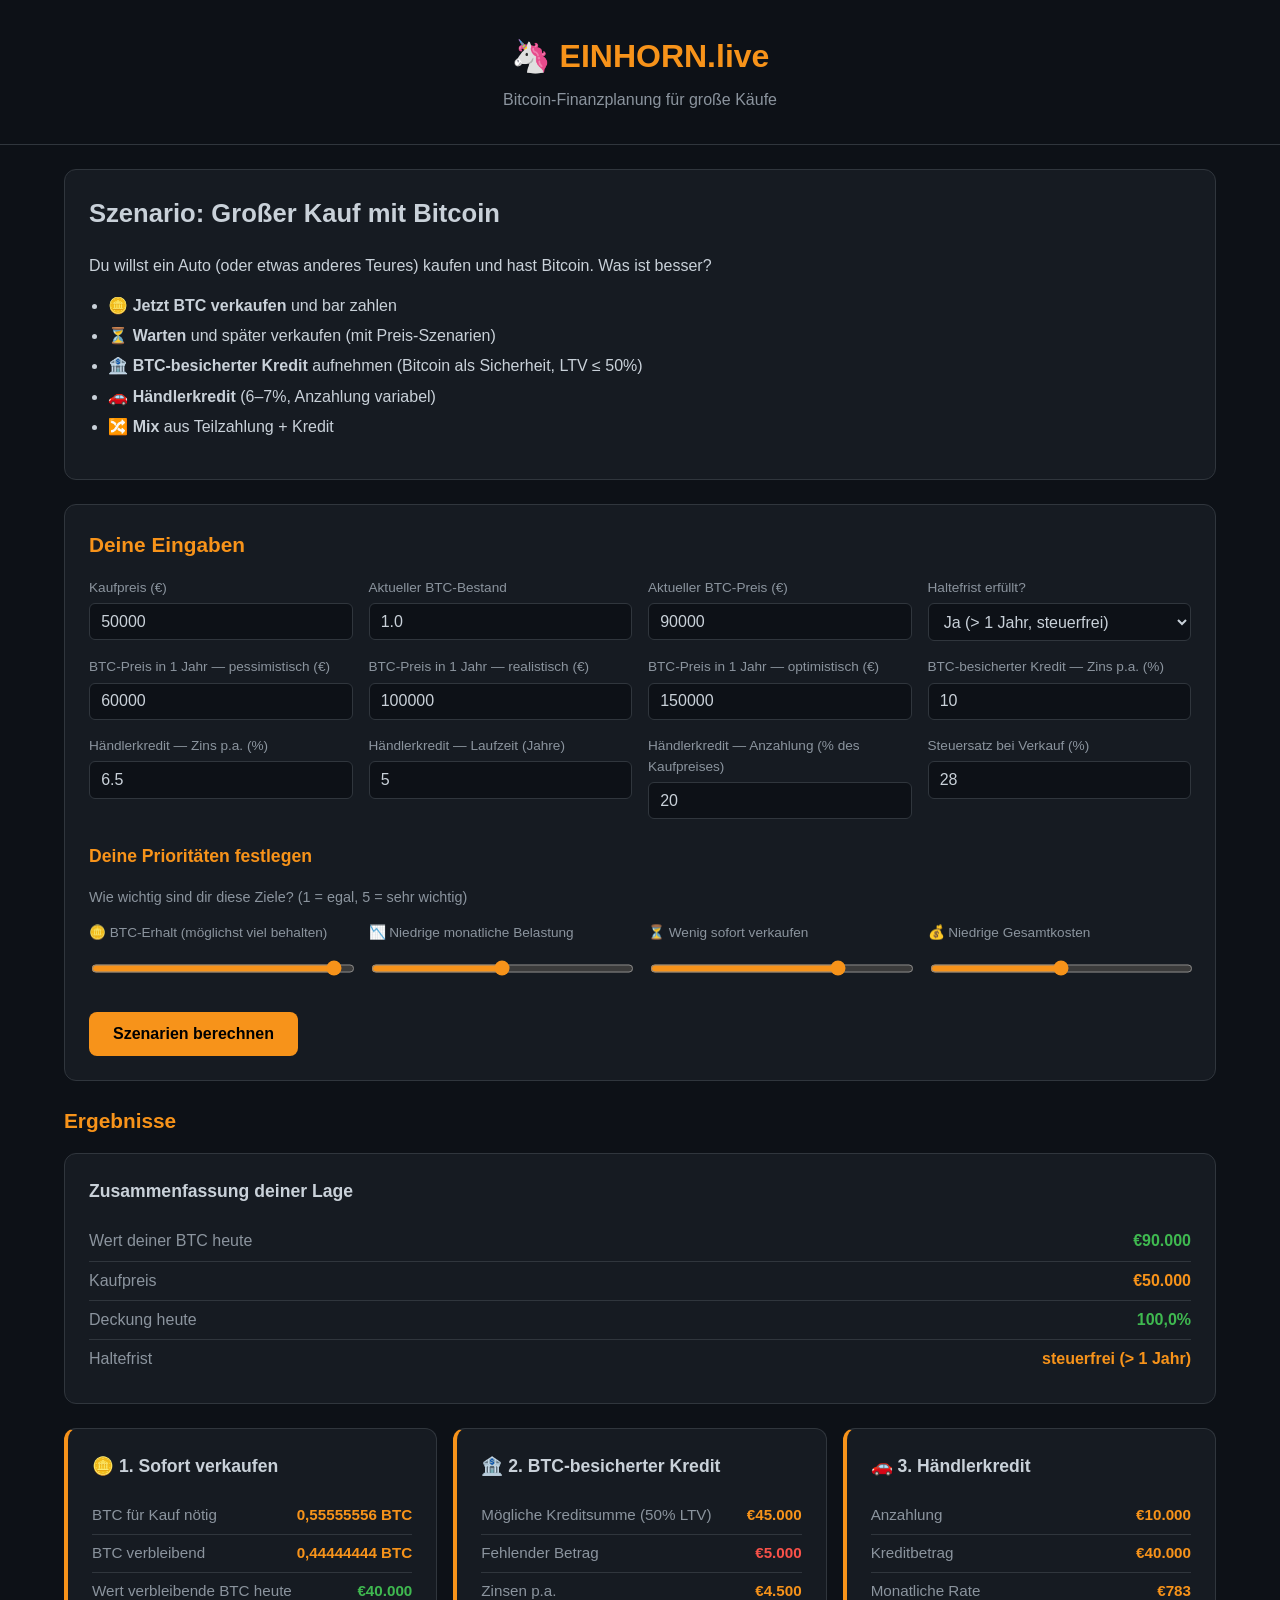
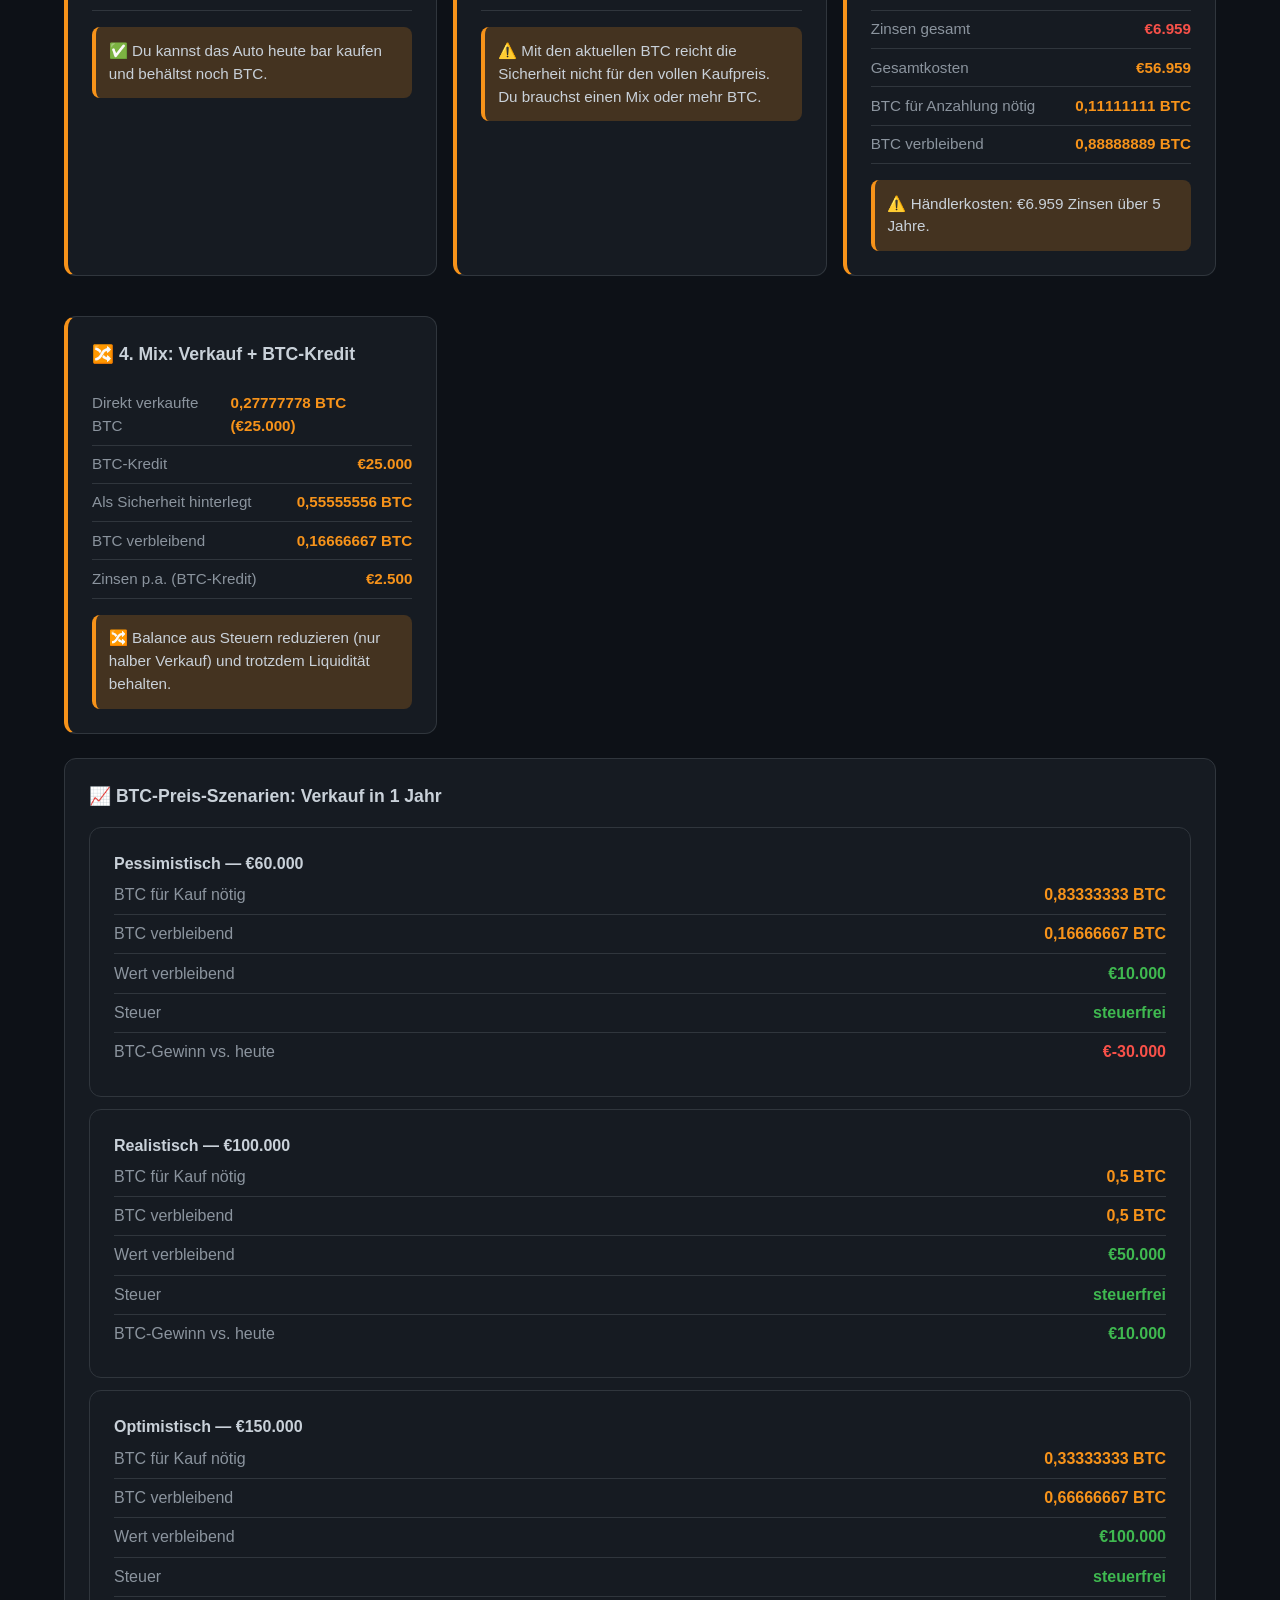
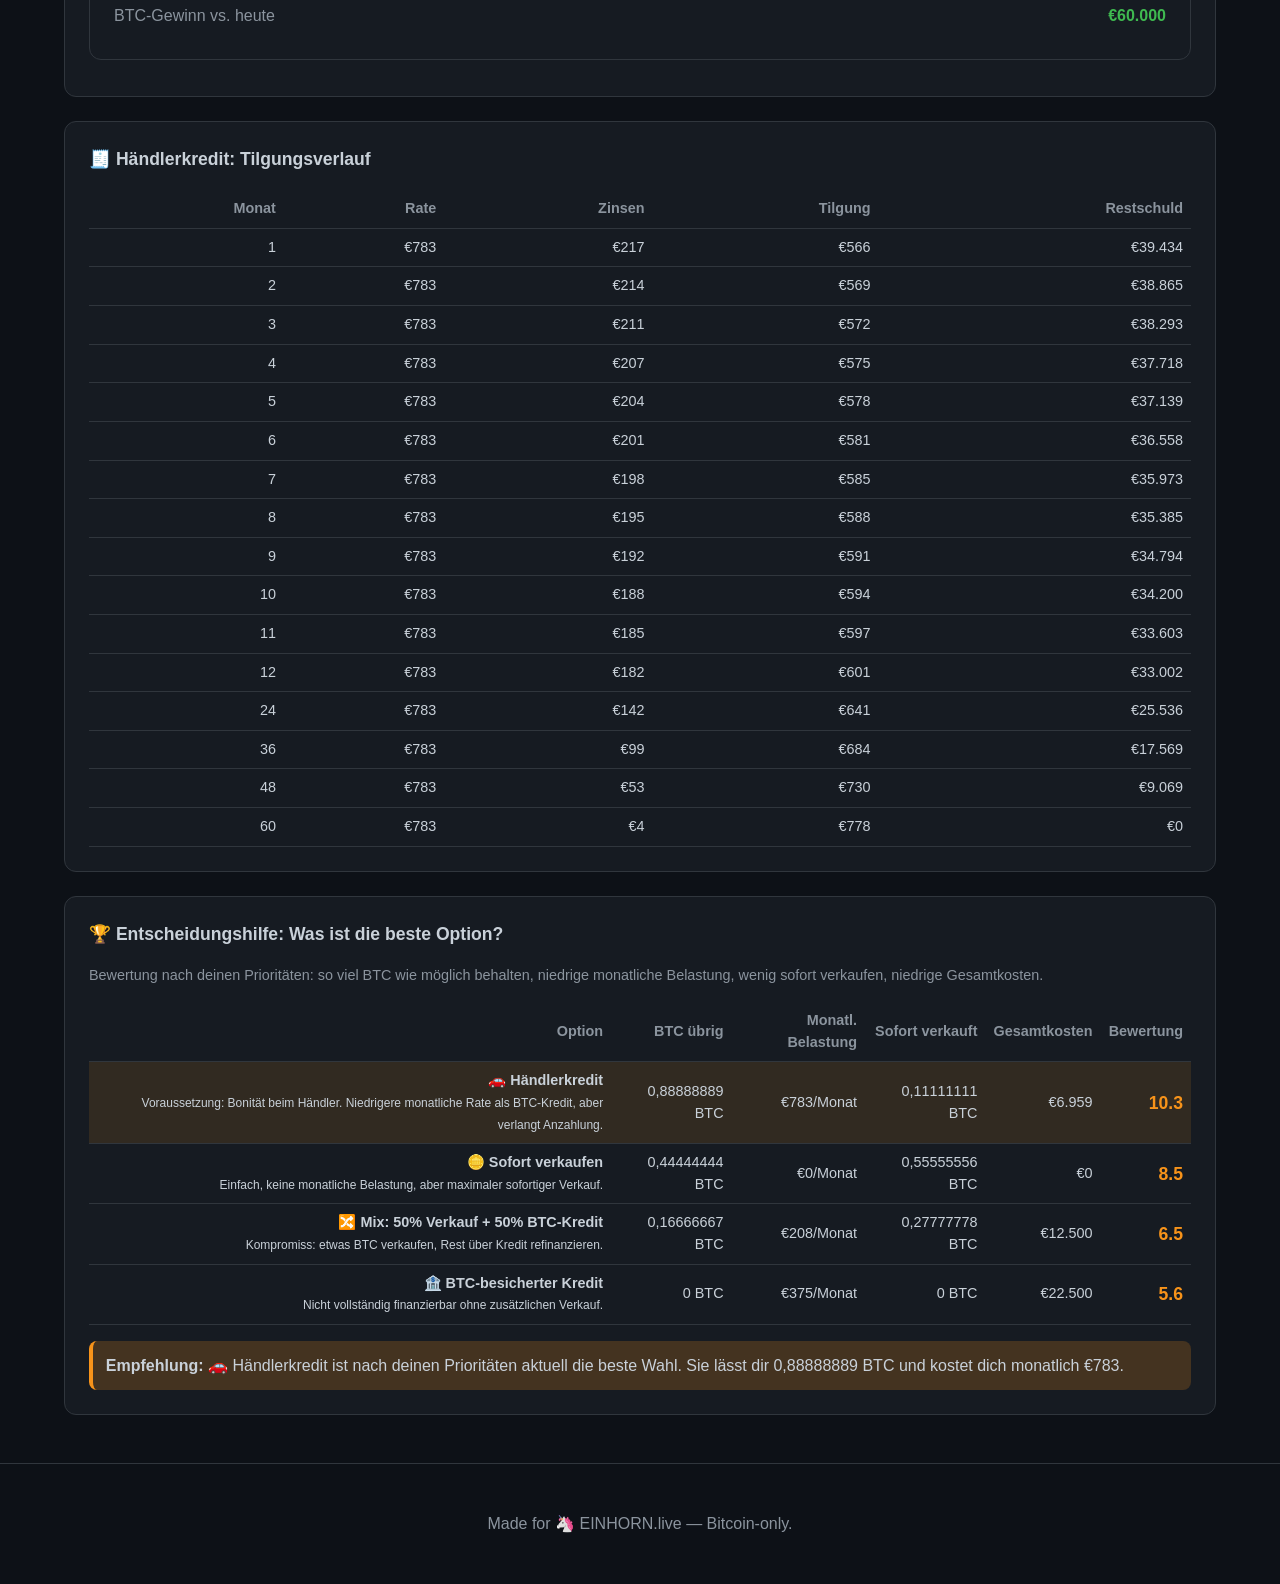
<file: index.html>
<!DOCTYPE html>
<html lang="de">
<head>
  <meta charset="UTF-8" />
  <meta name="viewport" content="width=device-width, initial-scale=1.0" />
  <title>EINHORN.live — Bitcoin Finanzplanung</title>
  <link rel="stylesheet" href="style.css" />
</head>
<body>
  <header>
    <div class="logo">🦄 EINHORN.live</div>
    <p>Bitcoin-Finanzplanung für große Käufe</p>
  </header>

  <main>
    <section class="intro card">
      <h1>Szenario: Großer Kauf mit Bitcoin</h1>
      <p>Du willst ein Auto (oder etwas anderes Teures) kaufen und hast Bitcoin. Was ist besser?</p>
      <ul>
        <li>🪙 <strong>Jetzt BTC verkaufen</strong> und bar zahlen</li>
        <li>⏳ <strong>Warten</strong> und später verkaufen (mit Preis-Szenarien)</li>
        <li>🏦 <strong>BTC-besicherter Kredit</strong> aufnehmen (Bitcoin als Sicherheit, LTV ≤ 50%)</li>
        <li>🚗 <strong>Händlerkredit</strong> (6–7%, Anzahlung variabel)</li>
        <li>🔀 <strong>Mix</strong> aus Teilzahlung + Kredit</li>
      </ul>
    </section>

    <section class="card">
      <h2>Deine Eingaben</h2>
      <form id="inputs">
        <div class="grid">
          <label>
            <span>Kaufpreis (€)</span>
            <input type="number" id="purchasePrice" value="50000" min="0" step="1000" />
          </label>
          <label>
            <span>Aktueller BTC-Bestand</span>
            <input type="number" id="btcAmount" value="1.0" min="0" step="0.01" />
          </label>
          <label>
            <span>Aktueller BTC-Preis (€)</span>
            <input type="number" id="btcPriceNow" value="90000" min="0" step="100" />
          </label>
          <label>
            <span>Haltefrist erfüllt?</span>
            <select id="holdingPeriodMet">
              <option value="yes" selected>Ja (&gt; 1 Jahr, steuerfrei)</option>
              <option value="no">Nein (Spekulationssteuer ~28%)</option>
            </select>
          </label>
          <label>
            <span>BTC-Preis in 1 Jahr — pessimistisch (€)</span>
            <input type="number" id="btcPricePessimistic" value="60000" min="0" step="1000" />
          </label>
          <label>
            <span>BTC-Preis in 1 Jahr — realistisch (€)</span>
            <input type="number" id="btcPriceRealistic" value="100000" min="0" step="1000" />
          </label>
          <label>
            <span>BTC-Preis in 1 Jahr — optimistisch (€)</span>
            <input type="number" id="btcPriceOptimistic" value="150000" min="0" step="1000" />
          </label>
          <label>
            <span>BTC-besicherter Kredit — Zins p.a. (%)</span>
            <input type="number" id="btcLoanRate" value="10" min="0" step="0.1" />
          </label>
          <label>
            <span>Händlerkredit — Zins p.a. (%)</span>
            <input type="number" id="dealerLoanRate" value="6.5" min="0" step="0.1" />
          </label>
          <label>
            <span>Händlerkredit — Laufzeit (Jahre)</span>
            <input type="number" id="dealerLoanYears" value="5" min="1" max="10" step="1" />
          </label>
          <label>
            <span>Händlerkredit — Anzahlung (% des Kaufpreises)</span>
            <input type="number" id="dealerDownPaymentPercent" value="20" min="0" max="100" step="5" />
          </label>
          <label>
            <span>Steuersatz bei Verkauf (%)</span>
            <input type="number" id="taxRate" value="28" min="0" max="60" step="1" />
          </label>
        </div>
        <h3 style="margin-top:1.5rem; color: var(--accent);">Deine Prioritäten festlegen</h3>
        <p style="color: var(--muted); font-size: 0.9rem;">
          Wie wichtig sind dir diese Ziele? (1 = egal, 5 = sehr wichtig)
        </p>
        <div class="grid">
          <label>
            <span>🪙 BTC-Erhalt (möglichst viel behalten)</span>
            <input type="range" id="weightBtcRetention" min="1" max="5" value="5" />
          </label>
          <label>
            <span>📉 Niedrige monatliche Belastung</span>
            <input type="range" id="weightMonthlyBurden" min="1" max="5" value="3" />
          </label>
          <label>
            <span>⏳ Wenig sofort verkaufen</span>
            <input type="range" id="weightImmediateSale" min="1" max="5" value="4" />
          </label>
          
          <label>
            <span>💰 Niedrige Gesamtkosten</span>
            <input type="range" id="weightTotalCost" min="1" max="5" value="3" />
          </label>
        </div>
        <button type="submit" class="primary">Szenarien berechnen</button>
      </form>
    </section>

    <section id="results" class="results">
      <h2>Ergebnisse</h2>

      <div class="summary card">
        <h3>Zusammenfassung deiner Lage</h3>
        <div id="summaryText"></div>
      </div>

      <div class="scenario-grid">
        <div class="card scenario" id="scenario-sell-now">
          <h3>🪙 1. Sofort verkaufen</h3>
          <div class="scenario-content"></div>
        </div>
        <div class="card scenario" id="scenario-btc-loan">
          <h3>🏦 2. BTC-besicherter Kredit</h3>
          <div class="scenario-content"></div>
        </div>
        <div class="card scenario" id="scenario-dealer-loan">
          <h3>🚗 3. Händlerkredit</h3>
          <div class="scenario-content"></div>
        </div>
        <div class="card scenario" id="scenario-mix">
          <h3>🔀 4. Mix: Verkauf + BTC-Kredit</h3>
          <div class="scenario-content"></div>
        </div>
      </div>

      <div class="card">
        <h3>📈 BTC-Preis-Szenarien: Verkauf in 1 Jahr</h3>
        <div id="futureScenarios"></div>
      </div>

      <div class="card">
        <h3>🧾 Händlerkredit: Tilgungsverlauf</h3>
        <div id="amortizationSchedule"></div>
      </div>

      <div class="card">
        <h3>🏆 Entscheidungshilfe: Was ist die beste Option?</h3>
        <p style="color: var(--muted); font-size: 0.9rem;">
          Bewertung nach deinen Prioritäten: so viel BTC wie möglich behalten, niedrige monatliche Belastung, wenig sofort verkaufen, niedrige Gesamtkosten.
        </p>
        <div id="decisionMatrix"></div>
      </div>
    </section>
  </main>

  <footer>
    <p>Made for 🦄 EINHORN.live — Bitcoin-only.</p>
  </footer>

  <script src="app.js"></script>
</body>
</html>
</file>
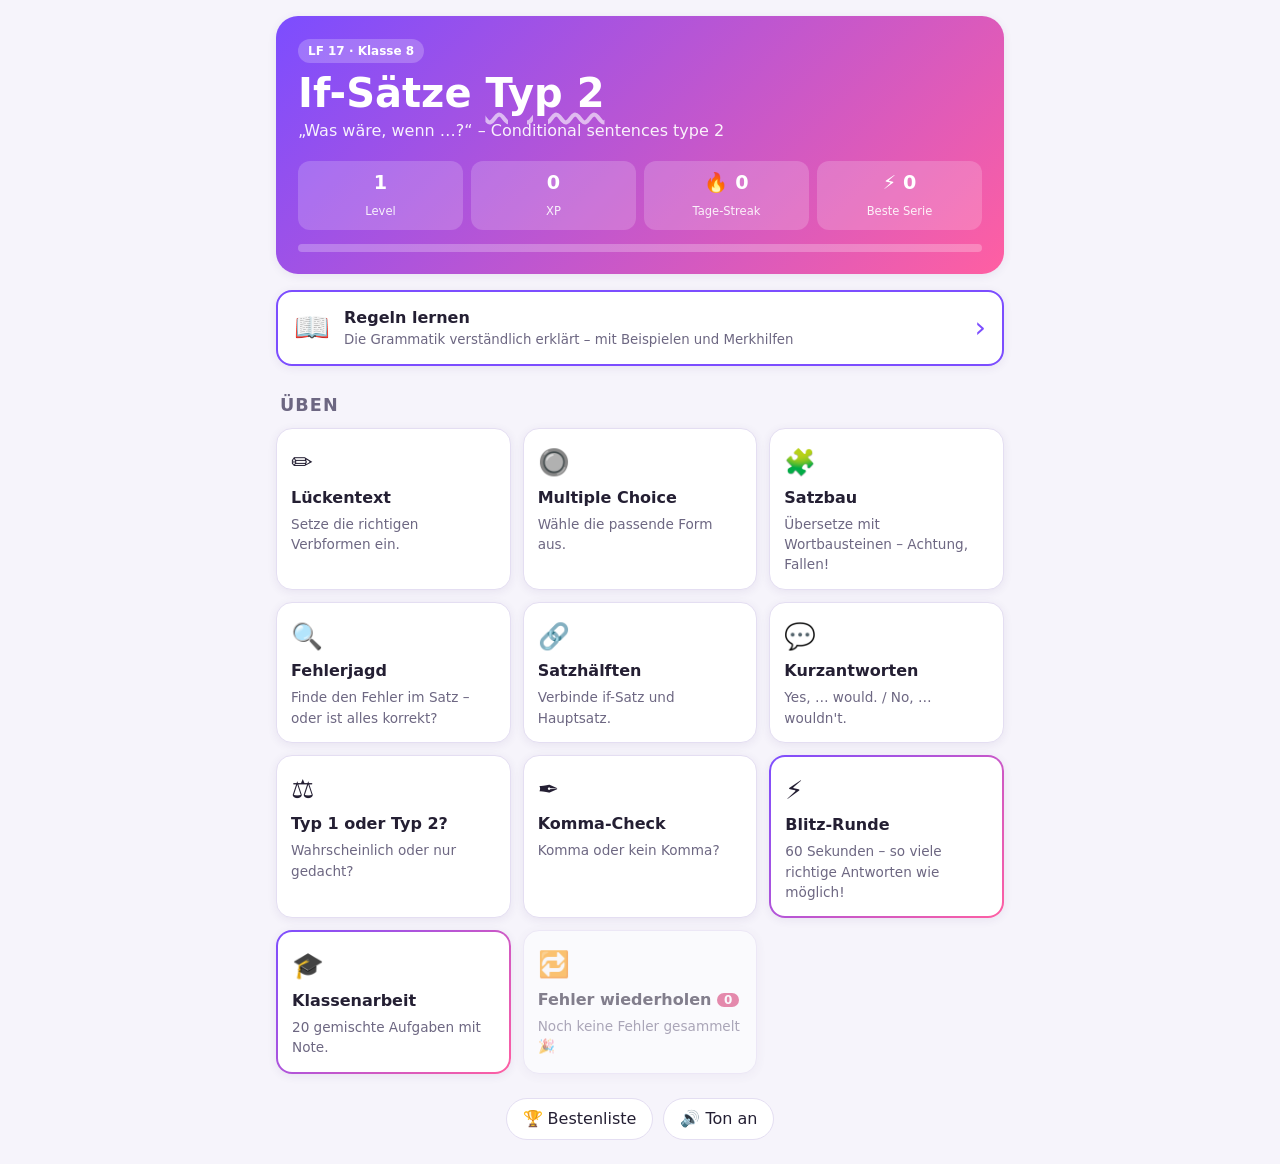
<file: apps/if-saetze-typ2/index.html>
<!DOCTYPE html>
<html lang="de">
<head>
  <meta charset="UTF-8" />
  <meta name="viewport" content="width=device-width, initial-scale=1.0" />
  <title>If-Sätze Typ 2 – Englisch Grammatik-Trainer</title>
  <meta name="description" content="Conditional sentences type 2 üben: Regeln, Lückentext, Satzbau, Fehlerjagd, Blitz-Runde und Klassenarbeit-Simulation." />
  <link rel="stylesheet" href="style.css" />
  <style>html, body { margin: 0; min-height: 100%; } body { background: #f6f4fb; } @media (prefers-color-scheme: dark) { body { background: #15121f; } }</style>
</head>
<body>
  <div id="if2-app"></div>

  <!--
    Optional: Plattform-Anbindung (siehe INTEGRATION.md). Beispiel:
    <script>
      window.LEARNAPP_CONFIG = {
        user: { id: '42', name: 'Mia' },
        submitResult: (result) => fetch('/api/scores', { method: 'POST', headers: { 'Content-Type': 'application/json' }, body: JSON.stringify(result) }),
        fetchLeaderboard: (mode) => fetch('/api/leaderboard?app=en-if-clauses-type2&mode=' + mode).then(r => r.json())
      };
    </script>
  -->
  <script src="data.js"></script>
  <script src="app.js"></script>
</body>
</html>
</file>
<file: style.css>
:root {
  --bg: #0d1117;
  --card: #161b22;
  --border: #30363d;
  --text: #c9d1d9;
  --muted: #8b949e;
  --accent: #f7931a;
  --accent-dim: #f7931a33;
  --danger: #f85149;
  --success: #3fb950;
  --font: -apple-system, BlinkMacSystemFont, "Segoe UI", Roboto, Helvetica, Arial, sans-serif;
}

* { box-sizing: border-box; }
body {
  margin: 0;
  font-family: var(--font);
  background: var(--bg);
  color: var(--text);
  line-height: 1.5;
}

header {
  padding: 2rem 1rem;
  text-align: center;
  border-bottom: 1px solid var(--border);
}

.logo {
  font-size: 2rem;
  font-weight: 700;
  color: var(--accent);
}

header p { color: var(--muted); margin: 0.5rem 0 0; }

main {
  max-width: 1200px;
  margin: 0 auto;
  padding: 1.5rem;
}

.card {
  background: var(--card);
  border: 1px solid var(--border);
  border-radius: 12px;
  padding: 1.5rem;
  margin-bottom: 1.5rem;
}

h1, h2, h3 { margin-top: 0; }
h1 { font-size: 1.6rem; }
h2 { font-size: 1.3rem; color: var(--accent); }
h3 { font-size: 1.1rem; }

.intro ul { padding-left: 1.2rem; }
.intro li { margin-bottom: 0.4rem; }

.grid {
  display: grid;
  grid-template-columns: repeat(auto-fill, minmax(260px, 1fr));
  gap: 1rem;
  margin-bottom: 1.5rem;
}

label {
  display: flex;
  flex-direction: column;
  gap: 0.3rem;
  font-size: 0.85rem;
  color: var(--muted);
}

input, select {
  padding: 0.55rem 0.7rem;
  border-radius: 6px;
  border: 1px solid var(--border);
  background: var(--bg);
  color: var(--text);
  font-size: 1rem;
}

input:focus, select:focus {
  outline: none;
  border-color: var(--accent);
}

button.primary {
  background: var(--accent);
  color: #000;
  border: none;
  padding: 0.8rem 1.5rem;
  border-radius: 8px;
  font-size: 1rem;
  font-weight: 600;
  cursor: pointer;
}

button.primary:hover { filter: brightness(1.1); }

.hidden { display: none; }

.scenario-grid {
  display: grid;
  grid-template-columns: repeat(auto-fill, minmax(280px, 1fr));
  gap: 1rem;
}

.scenario {
  border-left: 4px solid var(--accent);
}

.scenario-content { font-size: 0.95rem; }

.metric {
  display: flex;
  justify-content: space-between;
  padding: 0.45rem 0;
  border-bottom: 1px solid var(--border);
}

.metric:last-child { border-bottom: none; }

.metric .label { color: var(--muted); }
.metric .value { font-weight: 600; }

.positive { color: var(--success); }
.negative { color: var(--danger); }
.neutral { color: var(--accent); }

.recommendation {
  margin-top: 1rem;
  padding: 0.8rem;
  background: var(--accent-dim);
  border-radius: 8px;
  border-left: 4px solid var(--accent);
}

table {
  width: 100%;
  border-collapse: collapse;
  margin-top: 1rem;
  font-size: 0.9rem;
}

th, td {
  text-align: right;
  padding: 0.5rem;
  border-bottom: 1px solid var(--border);
}

th { color: var(--muted); text-align: right; }

footer {
  text-align: center;
  padding: 2rem;
  color: var(--muted);
  border-top: 1px solid var(--border);
}

.best-option { background: rgba(247, 147, 26, 0.12); }
.score { font-weight: 700; color: var(--accent); font-size: 1.1rem; }

input[type="range"] {
  width: 100%;
  accent-color: var(--accent);
}

.recommendation em {
  color: var(--accent);
  font-style: normal;
}

@media (max-width: 640px) {
  .grid, .scenario-grid { grid-template-columns: 1fr; }
  table { font-size: 0.8rem; }
  th, td { padding: 0.35rem; }
}
</file>
<file: apps/if-saetze-typ2/style.css>
/* If-Sätze Typ 2 – alle Regeln sind unter .if2 gekapselt, damit nichts mit der Plattform kollidiert */
.if2 {
  --if2-bg: #f6f4fb;
  --if2-card: #ffffff;
  --if2-border: #e4def2;
  --if2-text: #241f33;
  --if2-muted: #6d6782;
  --if2-accent: #7c4dff;
  --if2-accent-2: #ff5fa2;
  --if2-accent-soft: #efe8ff;
  --if2-cond: #0f8b8d;
  --if2-cond-soft: #dff4f4;
  --if2-main: #d6336c;
  --if2-main-soft: #fde5ee;
  --if2-ok: #1f9d55;
  --if2-ok-soft: #e1f6ea;
  --if2-bad: #d93a3a;
  --if2-bad-soft: #fde6e6;
  --if2-warn-soft: #fff6dd;
  --if2-shadow: 0 2px 10px rgba(60, 40, 120, .08);
  --if2-radius: 16px;
  font-family: "Nunito", "Segoe UI", system-ui, -apple-system, Roboto, Arial, sans-serif;
  color: var(--if2-text);
  background: var(--if2-bg);
  line-height: 1.5;
  position: relative;
  min-height: 100%;
  -webkit-tap-highlight-color: transparent;
}
@media (prefers-color-scheme: dark) {
  .if2:not([data-theme="light"]) {
    --if2-bg: #15121f;
    --if2-card: #1f1b2e;
    --if2-border: #352f4a;
    --if2-text: #ece8f7;
    --if2-muted: #a59fbd;
    --if2-accent: #a283ff;
    --if2-accent-2: #ff7ab5;
    --if2-accent-soft: #2c2445;
    --if2-cond: #4fd1c5;
    --if2-cond-soft: #173634;
    --if2-main: #ff8fb3;
    --if2-main-soft: #3d1d2b;
    --if2-ok: #4ade80;
    --if2-ok-soft: #173826;
    --if2-bad: #ff7b7b;
    --if2-bad-soft: #3f1d1d;
    --if2-warn-soft: #362f17;
    --if2-shadow: 0 2px 12px rgba(0, 0, 0, .35);
  }
}
.if2[data-theme="dark"] {
  --if2-bg: #15121f; --if2-card: #1f1b2e; --if2-border: #352f4a; --if2-text: #ece8f7; --if2-muted: #a59fbd;
  --if2-accent: #a283ff; --if2-accent-2: #ff7ab5; --if2-accent-soft: #2c2445; --if2-cond: #4fd1c5; --if2-cond-soft: #173634;
  --if2-main: #ff8fb3; --if2-main-soft: #3d1d2b; --if2-ok: #4ade80; --if2-ok-soft: #173826; --if2-bad: #ff7b7b; --if2-bad-soft: #3f1d1d;
  --if2-warn-soft: #362f17; --if2-shadow: 0 2px 12px rgba(0, 0, 0, .35);
}

.if2 *, .if2 *::before, .if2 *::after { box-sizing: border-box; }
.if2 button { font: inherit; color: inherit; cursor: pointer; }
.if2 button:disabled { cursor: default; }
.if2 :focus-visible { outline: 3px solid var(--if2-accent); outline-offset: 2px; }
.if2 kbd { font: 600 .7em/1 ui-monospace, monospace; padding: .2em .4em; border-radius: 5px; border: 1px solid currentColor; opacity: .55; }
.if2 mark { background: none; font-weight: 700; padding: 0 .1em; border-radius: 4px; }
.if2 mark.c { color: var(--if2-cond); background: var(--if2-cond-soft); }
.if2 mark.m { color: var(--if2-main); background: var(--if2-main-soft); }

.if2-wrap { max-width: 760px; margin: 0 auto; padding: 16px; }
.if2-h2 { font-size: 1.1rem; margin: 26px 4px 10px; color: var(--if2-muted); text-transform: uppercase; letter-spacing: .06em; }
.if2-muted { color: var(--if2-muted); }
.if2-muted.small { font-size: .85rem; margin-top: 12px; }
.if2-center { text-align: center; margin: 24px 0; }

/* Hero */
.if2-hero {
  background: linear-gradient(135deg, var(--if2-accent), var(--if2-accent-2));
  color: #fff; border-radius: 22px; padding: 22px; box-shadow: var(--if2-shadow);
}
.if2-badge { display: inline-block; font-size: .75rem; font-weight: 700; background: rgba(255,255,255,.22); padding: 3px 10px; border-radius: 99px; }
.if2-hero h1 { margin: 8px 0 2px; font-size: clamp(1.8rem, 6vw, 2.5rem); line-height: 1.1; }
.if2-hero h1 span { font-weight: 900; text-decoration: underline wavy rgba(255,255,255,.6); text-underline-offset: 6px; }
.if2-sub { margin: 4px 0 0; opacity: .92; }
.if2-stats { display: grid; grid-template-columns: repeat(4, 1fr); gap: 8px; margin-top: 18px; }
.if2-stat { background: rgba(255,255,255,.18); border-radius: 12px; padding: 8px 4px; text-align: center; }
.if2-stat b { display: block; font-size: 1.2rem; }
.if2-stat span { font-size: .72rem; opacity: .9; }
.if2-level { height: 8px; background: rgba(255,255,255,.25); border-radius: 99px; margin-top: 14px; overflow: hidden; }
.if2-level > div { height: 100%; background: #fff; border-radius: 99px; transition: width .6s; }

.if2-learn {
  width: 100%; margin-top: 16px; display: flex; align-items: center; gap: 14px; text-align: left;
  background: var(--if2-card); border: 2px solid var(--if2-accent); border-radius: var(--if2-radius); padding: 14px 16px; box-shadow: var(--if2-shadow);
  transition: transform .15s;
}
.if2-learn:hover { transform: translateY(-2px); }
.if2-learn-ico { font-size: 1.8rem; }
.if2-learn small { display: block; color: var(--if2-muted); }
.if2-arrow { margin-left: auto; font-size: 1.8rem; color: var(--if2-accent); }

.if2-grid { display: grid; grid-template-columns: repeat(auto-fill, minmax(210px, 1fr)); gap: 12px; }
.if2-mode {
  position: relative; text-align: left; background: var(--if2-card); border: 1px solid var(--if2-border); border-radius: var(--if2-radius);
  padding: 14px; display: flex; flex-direction: column; gap: 4px; box-shadow: var(--if2-shadow); transition: transform .15s, border-color .15s;
}
.if2-mode:hover:not(:disabled) { transform: translateY(-2px); border-color: var(--if2-accent); }
.if2-mode:disabled { opacity: .55; }
.if2-mode.is-hl { background: linear-gradient(var(--if2-card), var(--if2-card)) padding-box, linear-gradient(135deg, var(--if2-accent), var(--if2-accent-2)) border-box; border: 2px solid transparent; }
.if2-mode-ico { font-size: 1.6rem; }
.if2-mode-name { font-weight: 800; }
.if2-mode-desc { font-size: .85rem; color: var(--if2-muted); }
.if2-mode-best { position: absolute; top: 10px; right: 12px; font-size: .78rem; font-weight: 700; color: var(--if2-accent); }
.if2-pill { font-style: normal; font-size: .75rem; background: var(--if2-main); color: #fff; padding: 0 7px; border-radius: 99px; vertical-align: middle; }
.if2-footer { display: flex; justify-content: center; gap: 10px; margin: 24px 0 8px; flex-wrap: wrap; }
.if2-link { background: var(--if2-card); border: 1px solid var(--if2-border); border-radius: 99px; padding: 8px 16px; font-weight: 700; }

/* Karten & Theorie */
.if2-card { background: var(--if2-card); border: 1px solid var(--if2-border); border-radius: var(--if2-radius); padding: 18px; margin-top: 14px; box-shadow: var(--if2-shadow); }
.if2-card h2 { margin: 0 0 10px; font-size: 1.2rem; }
.if2-card h3 { margin: 0 0 6px; font-size: 1rem; }
.if2-example { border-left: 4px solid var(--if2-accent); background: var(--if2-accent-soft); padding: 10px 14px; border-radius: 0 12px 12px 0; margin: 12px 0; }
.if2-example p { margin: 2px 0; }
.if2-example .en { font-size: 1.05rem; }
.if2-example .de { color: var(--if2-muted); font-size: .9rem; }
.if2-formula { display: flex; align-items: stretch; gap: 8px; flex-wrap: wrap; margin: 8px 0 14px; }
.if2-formula > div { flex: 1 1 200px; border-radius: 12px; padding: 10px 12px; }
.if2-formula small { display: block; font-size: .75rem; opacity: .8; }
.if2-formula b { display: block; font-size: 1.1rem; }
.if2-formula span { font-style: italic; }
.if2-formula .f-c { background: var(--if2-cond-soft); color: var(--if2-cond); }
.if2-formula .f-m { background: var(--if2-main-soft); color: var(--if2-main); }
.if2-formula .f-plus { flex: 0 0 auto; align-self: center; font-size: 1.6rem; font-weight: 900; color: var(--if2-muted); padding: 0; }
.if2-rules { padding-left: 20px; margin: 0; }
.if2-rules li { margin: 8px 0; }
.if2-warn { background: var(--if2-warn-soft); }
.if2-dodont { list-style: none; padding: 0; margin: 0; }
.if2-dodont li { padding: 10px 0; border-bottom: 1px dashed var(--if2-border); }
.if2-dodont li:last-child { border: 0; }
.if2-dodont .no { color: var(--if2-bad); font-weight: 900; }
.if2-dodont .yes { color: var(--if2-ok); font-weight: 900; margin-left: 10px; }
.if2-dodont s { color: var(--if2-bad); }
.if2-dodont small { color: var(--if2-muted); }
.if2-table2 { display: grid; grid-template-columns: 1fr 1fr; gap: 6px 14px; margin: 10px 0; }
.if2-table2 small { display: block; font-size: .72rem; font-weight: 700; color: var(--if2-muted); }
.if2-tip { font-weight: 600; }
.if2-tbl { width: 100%; border-collapse: collapse; margin: 10px 0; font-size: .95rem; }
.if2-tbl th { background: var(--if2-main); color: #fff; text-align: left; padding: 6px 10px; font-size: .85rem; }
.if2-tbl td { background: var(--if2-main-soft); padding: 8px 10px; border: 2px solid var(--if2-card); vertical-align: top; }
.if2-irr { max-width: 360px; }
.if2-irr td { padding: 4px 10px; }
.if2-compare { display: grid; grid-template-columns: 1fr 1fr; gap: 12px; }
.if2-compare > div { background: var(--if2-accent-soft); border-radius: 12px; padding: 12px; }
.if2-compare p { margin: 4px 0 8px; font-size: .9rem; }
.if2-compare i { display: block; }
.if2-compare small { display: block; margin-top: 6px; color: var(--if2-muted); }

/* Session */
.if2-topbar { display: flex; align-items: center; justify-content: space-between; gap: 10px; font-weight: 800; }
.if2-back { background: var(--if2-card); border: 1px solid var(--if2-border); border-radius: 99px; padding: 6px 14px; font-weight: 700; }
.if2-timer { font-variant-numeric: tabular-nums; background: var(--if2-accent-soft); padding: 4px 12px; border-radius: 99px; }
.if2-timer.is-low { background: var(--if2-bad); color: #fff; animation: if2-pulse .6s infinite alternate; }
.if2-prog-txt { color: var(--if2-muted); font-variant-numeric: tabular-nums; }
.if2-progress { height: 8px; background: var(--if2-border); border-radius: 99px; margin: 12px 0; overflow: hidden; }
.if2-progress > div { height: 100%; background: linear-gradient(90deg, var(--if2-accent), var(--if2-accent-2)); transition: width .4s; }
.if2-hud { display: flex; justify-content: space-between; font-weight: 700; }
.if2-combo small { color: var(--if2-accent); }
.if2-combo.is-hot { color: var(--if2-main); animation: if2-pulse .5s 2 alternate; }
.if2-q { min-height: 260px; }
.if2-instr { margin: 0 0 12px; color: var(--if2-muted); font-weight: 700; font-size: .9rem; }
.if2-sentence { font-size: clamp(1.1rem, 3.6vw, 1.35rem); line-height: 2.1; margin: 0 0 16px; }
.if2-blank { display: inline-block; color: var(--if2-accent); font-weight: 800; letter-spacing: 1px; }
.if2-de { font-size: 1.1rem; font-weight: 700; margin: 0 0 14px; }

.if2-gapwrap { display: inline-flex; flex-direction: column; align-items: center; vertical-align: middle; line-height: 1.2; margin: 0 2px; }
.if2-gapwrap small { font-size: .7em; color: var(--if2-muted); }
.if2-gap {
  font: inherit; font-weight: 700; color: var(--if2-text); text-align: center; min-width: 5ch; max-width: 100%;
  border: 0; border-bottom: 3px solid var(--if2-accent); background: var(--if2-accent-soft); border-radius: 8px 8px 0 0; padding: 2px 6px;
}
.if2-gap:focus { outline: none; background: var(--if2-card); box-shadow: 0 0 0 3px var(--if2-accent-soft); }
.if2-gap.is-ok { border-color: var(--if2-ok); background: var(--if2-ok-soft); color: var(--if2-ok); }
.if2-gap.is-bad { border-color: var(--if2-bad); background: var(--if2-bad-soft); color: var(--if2-bad); text-decoration: line-through; }

.if2-choices { display: grid; gap: 10px; }
.if2-choices.cols-2 { grid-template-columns: 1fr 1fr; }
.if2-choice {
  display: flex; align-items: center; gap: 10px; text-align: left; padding: 12px 14px; min-height: 54px;
  background: var(--if2-card); border: 2px solid var(--if2-border); border-radius: 12px; font-weight: 600; transition: transform .1s, border-color .15s;
}
.if2-choice small { display: block; font-weight: 400; font-size: .8rem; color: var(--if2-muted); }
.if2-choice:hover:not(:disabled) { border-color: var(--if2-accent); transform: translateY(-1px); }
.if2-choice.is-ok { border-color: var(--if2-ok); background: var(--if2-ok-soft); }
.if2-choice.is-bad { border-color: var(--if2-bad); background: var(--if2-bad-soft); animation: if2-shake .35s; }
.if2-choice:disabled:not(.is-ok):not(.is-bad) { opacity: .5; }

.if2-polarity { display: inline-block; margin: -6px 0 14px; padding: 4px 12px; border-radius: 99px; font-size: .95rem; }
.if2-polarity.yes { background: var(--if2-ok-soft); color: var(--if2-ok); }
.if2-polarity.no { background: var(--if2-bad-soft); color: var(--if2-bad); }
.if2-slot { display: inline-block; min-width: 1.4em; margin: 0 1px; text-align: center; font-weight: 900; color: var(--if2-accent); background: var(--if2-accent-soft); border-radius: 6px; line-height: 1.4; animation: if2-pulse .8s infinite alternate; }

.if2-chunks { display: flex; flex-wrap: wrap; gap: 8px; margin-bottom: 8px; }
.if2-chunk { font-size: 1.1rem; padding: 8px 12px; background: var(--if2-card); border: 2px dashed var(--if2-border); border-radius: 10px; }
.if2-chunk:hover:not(:disabled) { border-color: var(--if2-accent); border-style: solid; }
.if2-chunk.is-wrong-part { border: 2px solid var(--if2-main); background: var(--if2-main-soft); text-decoration: line-through; }
.if2-chunk.is-ok { border-color: var(--if2-ok); background: var(--if2-ok-soft); }
.if2-chunk.is-bad { border-color: var(--if2-bad); border-style: solid; animation: if2-shake .35s; }

.if2-line { min-height: 64px; display: flex; flex-wrap: wrap; gap: 6px; align-content: flex-start; padding: 10px; border: 2px dashed var(--if2-border); border-radius: 12px; margin-bottom: 14px; }
.if2-line.is-ok { border: 2px solid var(--if2-ok); background: var(--if2-ok-soft); }
.if2-line.is-bad { border: 2px solid var(--if2-bad); background: var(--if2-bad-soft); }
.if2-ph { color: var(--if2-muted); font-size: .9rem; align-self: center; }
.if2-pool { display: flex; flex-wrap: wrap; gap: 6px; }
.if2-tile { padding: 7px 12px; font-size: 1.05rem; font-weight: 600; background: var(--if2-card); border: 2px solid var(--if2-border); border-bottom-width: 4px; border-radius: 10px; transition: transform .08s; }
.if2-tile:active { transform: translateY(2px); }
.if2-tile:hover:not(:disabled) { border-color: var(--if2-accent); }
.if2-tile.is-used { visibility: hidden; }

.if2-match { display: grid; grid-template-columns: 1fr 1fr; gap: 10px; }
.if2-match > div { display: flex; flex-direction: column; gap: 8px; }
.if2-mitem { text-align: left; padding: 10px 12px; min-height: 52px; background: var(--if2-card); border: 2px solid var(--if2-border); border-radius: 12px; font-size: .95rem; }
.if2-mitem:hover:not(:disabled) { border-color: var(--if2-accent); }
.if2-mitem.is-sel { border-color: var(--if2-accent); background: var(--if2-accent-soft); }
.if2-mitem.is-ok { border-color: var(--if2-ok); background: var(--if2-ok-soft); opacity: .8; }
.if2-mitem.is-ok::before { content: attr(data-n); display: inline-block; width: 1.4em; height: 1.4em; line-height: 1.4em; text-align: center; border-radius: 50%; background: var(--if2-ok); color: #fff; font-size: .75rem; margin-right: 6px; font-weight: 800; }
.if2-mitem.is-bad { border-color: var(--if2-bad); background: var(--if2-bad-soft); animation: if2-shake .35s; }

.if2-feedback:empty { display: none; }
.if2-feedback { margin-top: 16px; padding: 12px 14px; border-radius: 12px; animation: if2-in .25s; }
.if2-feedback.is-ok { background: var(--if2-ok-soft); }
.if2-feedback.is-bad { background: var(--if2-bad-soft); }
.if2-feedback.is-hint { background: var(--if2-warn-soft); font-size: .95rem; }
.if2-fb-head { font-weight: 800; font-size: 1.05rem; }
.if2-feedback.is-ok .if2-fb-head { color: var(--if2-ok); }
.if2-feedback.is-bad .if2-fb-head { color: var(--if2-bad); }
.if2-fb-head span { margin-left: 6px; background: var(--if2-ok); color: #fff; border-radius: 99px; padding: 0 8px; font-size: .85rem; }
.if2-fb-body { margin-top: 4px; }
.if2-solved { display: inline-block; margin-top: 6px; font-style: italic; }

.if2-actions { display: flex; justify-content: flex-end; gap: 10px; margin-top: 16px; flex-wrap: wrap; }
.if2-actions.center { justify-content: center; }
.if2-btn {
  border: 0; border-radius: 12px; padding: 11px 20px; font-weight: 800; color: #fff !important;
  background: linear-gradient(135deg, var(--if2-accent), var(--if2-accent-2)); box-shadow: 0 3px 0 rgba(0,0,0,.15);
}
.if2-btn:active { transform: translateY(2px); box-shadow: none; }
.if2-btn:disabled { opacity: .45; }
.if2-btn kbd { border-color: #fff; margin-left: 4px; }
.if2-btn.ghost { background: var(--if2-card); color: var(--if2-text) !important; border: 2px solid var(--if2-border); box-shadow: none; }
.if2-btn.ghost small { color: var(--if2-muted); font-weight: 600; }

/* Ergebnis */
.if2-result { text-align: center; }
.if2-big { font-size: 4rem; }
.if2-grade { display: inline-flex; flex-direction: column; align-items: center; justify-content: center; width: 110px; height: 110px; border-radius: 50%; color: #fff; margin: 4px auto 8px; }
.if2-grade b { font-size: 3rem; line-height: 1; }
.if2-grade span { font-size: .8rem; font-weight: 700; }
.if2-grade.g1, .if2-grade.g2 { background: var(--if2-ok); }
.if2-grade.g3, .if2-grade.g4 { background: #e0a100; }
.if2-grade.g5, .if2-grade.g6 { background: var(--if2-bad); }
.if2-record { font-weight: 800; color: var(--if2-accent); margin: 4px 0; }
.if2-res-grid { display: grid; grid-template-columns: repeat(4, 1fr); gap: 8px; margin: 16px 0; }
.if2-res-grid > div { background: var(--if2-accent-soft); border-radius: 12px; padding: 10px 4px; }
.if2-res-grid b { display: block; font-size: 1.3rem; }
.if2-res-grid span { font-size: .75rem; color: var(--if2-muted); }
.if2-review { text-align: left; margin: 10px 0; background: var(--if2-bad-soft); border-radius: 12px; padding: 10px 14px; }
.if2-review summary { font-weight: 800; cursor: pointer; }
.if2-review ul { padding-left: 18px; margin: 8px 0 0; }
.if2-review li { margin: 6px 0; }

/* Bestenliste */
.if2-tabs { display: flex; gap: 6px; overflow-x: auto; padding: 12px 0 2px; scrollbar-width: thin; }
.if2-tab { white-space: nowrap; background: var(--if2-card); border: 1px solid var(--if2-border); border-radius: 99px; padding: 6px 12px; font-size: .85rem; font-weight: 700; }
.if2-tab.is-on { background: var(--if2-accent); border-color: var(--if2-accent); color: #fff; }
.if2-rank { list-style: none; margin: 0; padding: 0; }
.if2-rank li { display: flex; align-items: center; gap: 10px; padding: 10px 6px; border-bottom: 1px solid var(--if2-border); }
.if2-rank li.is-me { background: var(--if2-accent-soft); border-radius: 10px; }
.if2-rank .pos { width: 2em; text-align: center; font-weight: 800; }
.if2-rank .nm { flex: 1; }
.if2-rank .st { color: var(--if2-muted); font-size: .85rem; }

/* Effekte */
.if2-toast { position: fixed; left: 50%; top: 30%; transform: translateX(-50%); font-size: 1.6rem; font-weight: 900; color: var(--if2-ok); pointer-events: none; animation: if2-float .9s forwards; z-index: 50; }
.if2-confetti { position: fixed; inset: 0; pointer-events: none; overflow: hidden; z-index: 60; }
.if2-confetti span { position: absolute; top: -40px; animation: if2-fall 2.2s ease-in forwards; }
@keyframes if2-fall { to { transform: translateY(110vh) rotate(540deg); } }
@keyframes if2-float { from { opacity: 1; } to { opacity: 0; transform: translate(-50%, -50px); } }
@keyframes if2-shake { 25% { transform: translateX(-5px); } 75% { transform: translateX(5px); } }
@keyframes if2-pulse { to { transform: scale(1.08); } }
@keyframes if2-in { from { opacity: 0; transform: translateY(6px); } }
@media (prefers-reduced-motion: reduce) { .if2 * { animation: none !important; transition: none !important; } }

@media (max-width: 560px) {
  .if2-wrap { padding: 12px; }
  .if2-stat b { font-size: 1rem; }
  .if2-choices.cols-2 { grid-template-columns: 1fr; }
  .if2-res-grid { grid-template-columns: 1fr 1fr; }
  .if2-compare, .if2-table2 { grid-template-columns: 1fr; }
  .if2-formula .f-plus { display: none; }
  .if2-match { grid-template-columns: 1fr; }
  .if2-match .col-r { border-top: 2px dashed var(--if2-border); padding-top: 10px; }
  .if2-grid { grid-template-columns: 1fr 1fr; }
  .if2-mode-desc { font-size: .78rem; }
  .if2-mode-best { position: static; }
}
</file>
